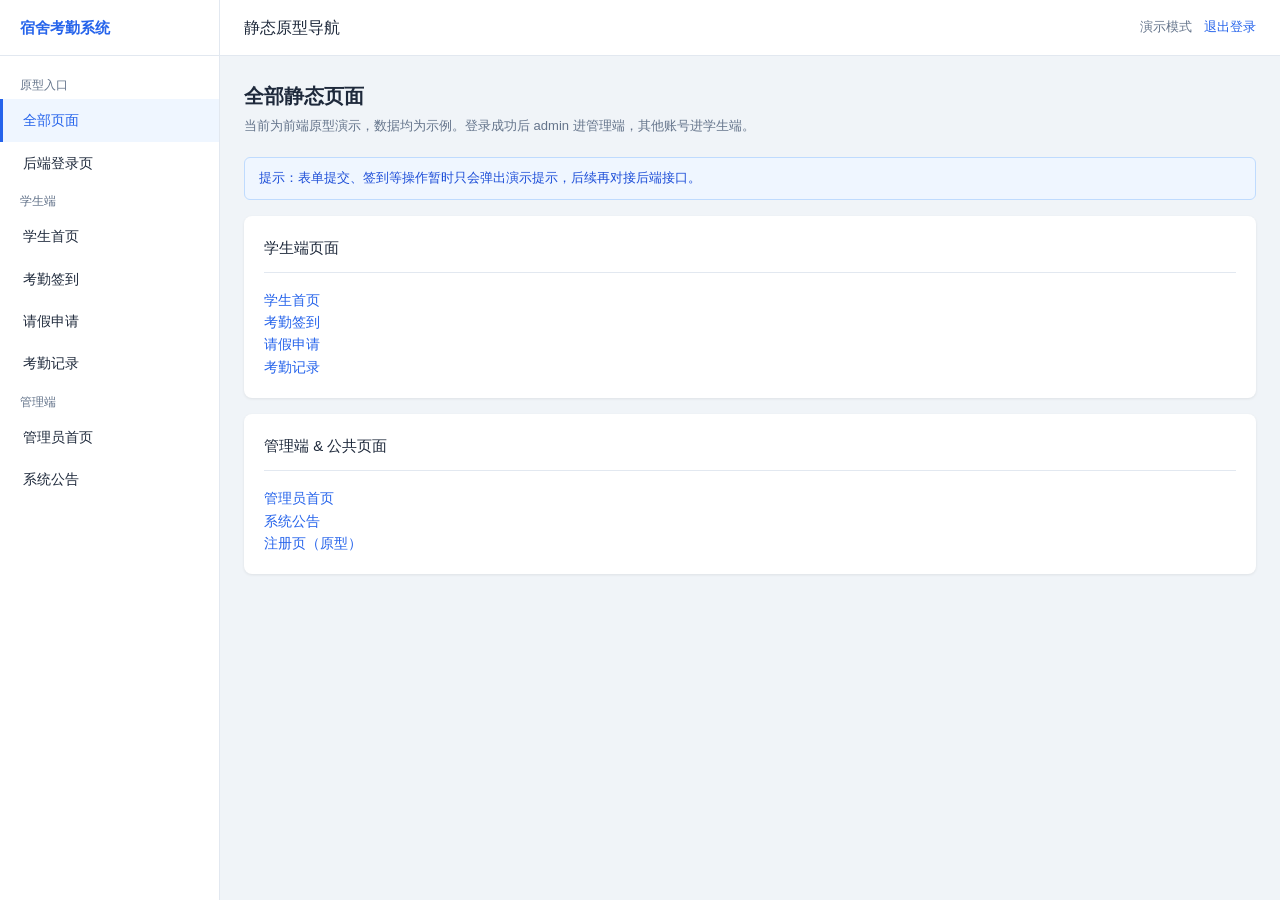
<file: dormitory-management/target/dormitory-management/prototype/index.html>
<!DOCTYPE html>
<html lang="zh-CN">
<head>
    <meta charset="UTF-8">
    <meta name="viewport" content="width=device-width, initial-scale=1.0">
    <title>页面导航 - 宿舍考勤与管理系统</title>
    <link rel="stylesheet" href="css/common.css">
</head>
<body>
<div class="layout">
    <aside class="sidebar">
        <div class="sidebar-brand">宿舍考勤系统</div>
        <nav class="sidebar-nav">
            <div class="nav-group-title">原型入口</div>
            <a href="index.html" class="nav-item active">全部页面</a>
            <a href="../login.jsp" class="nav-item">后端登录页</a>
            <div class="nav-group-title">学生端</div>
            <a href="student/index.html" class="nav-item">学生首页</a>
            <a href="student/checkin.html" class="nav-item">考勤签到</a>
            <a href="student/leave.html" class="nav-item">请假申请</a>
            <a href="student/records.html" class="nav-item">考勤记录</a>
            <div class="nav-group-title">管理端</div>
            <a href="admin/index.html" class="nav-item">管理员首页</a>
            <a href="announcements.html" class="nav-item">系统公告</a>
        </nav>
    </aside>

    <div class="main-wrapper">
        <header class="topbar">
            <span class="topbar-title">静态原型导航</span>
            <div class="topbar-user">
                <span>演示模式</span>
                <a href="#" data-action="logout">退出登录</a>
            </div>
        </header>

        <main class="main-content">
            <div class="page-header">
                <h2>全部静态页面</h2>
                <p>当前为前端原型演示，数据均为示例。登录成功后 admin 进管理端，其他账号进学生端。</p>
            </div>

            <div class="alert alert-info">
                提示：表单提交、签到等操作暂时只会弹出演示提示，后续再对接后端接口。
            </div>

            <div class="card">
                <div class="card-title">学生端页面</div>
                <p><a href="student/index.html">学生首页</a></p>
                <p><a href="student/checkin.html">考勤签到</a></p>
                <p><a href="student/leave.html">请假申请</a></p>
                <p><a href="student/records.html">考勤记录</a></p>
            </div>

            <div class="card">
                <div class="card-title">管理端 & 公共页面</div>
                <p><a href="admin/index.html">管理员首页</a></p>
                <p><a href="announcements.html">系统公告</a></p>
                <p><a href="register.html">注册页（原型）</a></p>
            </div>
        </main>
    </div>
</div>
<script src="js/common.js"></script>
</body>
</html>
</file>
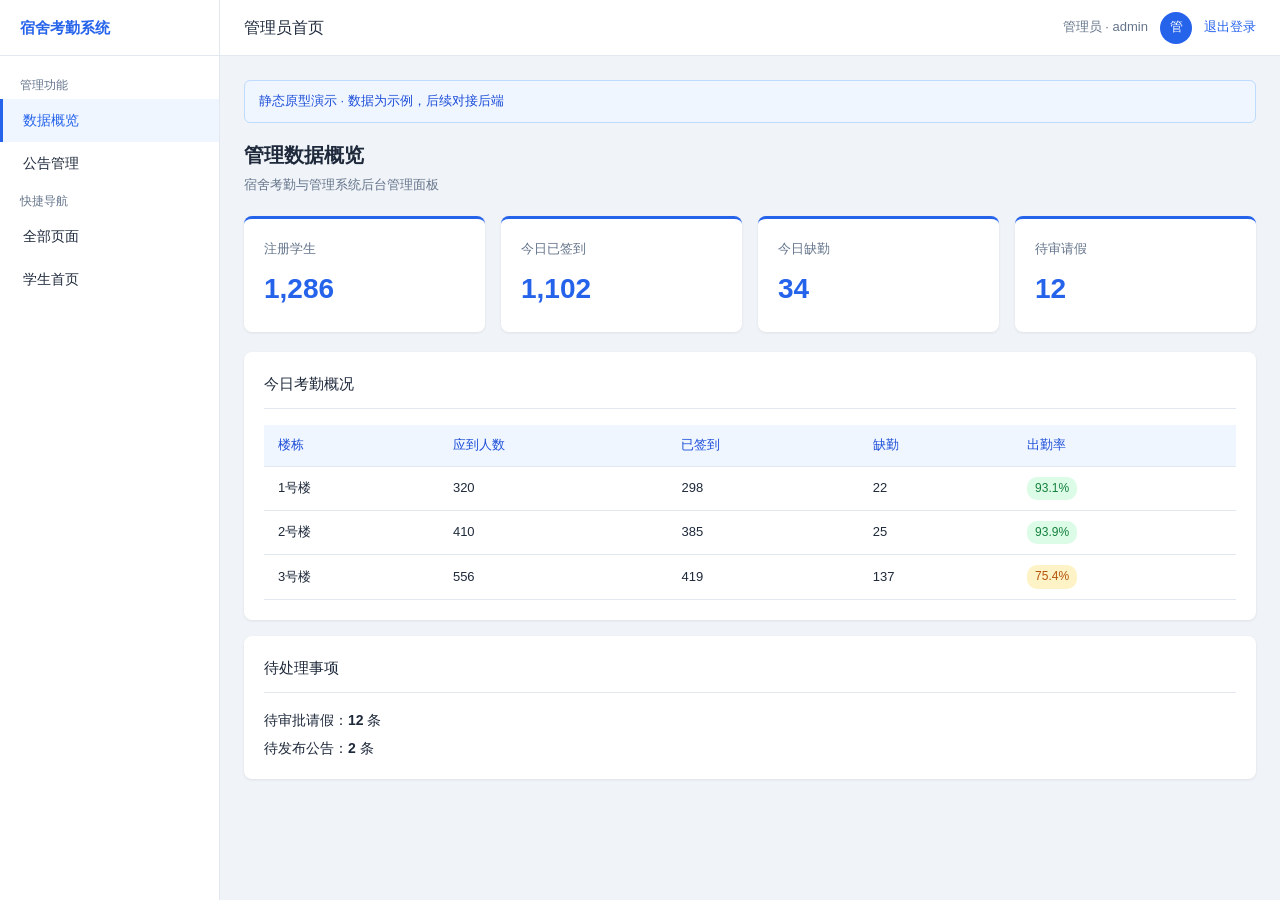
<file: dormitory-management/target/dormitory-management/prototype/admin/index.html>
<!DOCTYPE html>
<html lang="zh-CN">
<head>
    <meta charset="UTF-8">
    <meta name="viewport" content="width=device-width, initial-scale=1.0">
    <title>管理员首页 - 宿舍考勤与管理系统</title>
    <link rel="stylesheet" href="../css/common.css">
</head>
<body>
<div class="layout">
    <aside class="sidebar">
        <div class="sidebar-brand">宿舍考勤系统</div>
        <nav class="sidebar-nav">
            <div class="nav-group-title">管理功能</div>
            <a href="index.html" class="nav-item active">数据概览</a>
            <a href="../announcements.html" class="nav-item">公告管理</a>
            <div class="nav-group-title">快捷导航</div>
            <a href="../index.html" class="nav-item">全部页面</a>
            <a href="../student/index.html" class="nav-item">学生首页</a>
        </nav>
    </aside>

    <div class="main-wrapper">
        <header class="topbar">
            <span class="topbar-title">管理员首页</span>
            <div class="topbar-user">
                <span>管理员 · admin</span>
                <div class="avatar">管</div>
                <a href="#" data-action="logout">退出登录</a>
            </div>
        </header>

        <main class="main-content">
            <div class="alert alert-info">静态原型演示 · 数据为示例，后续对接后端</div>
            <div class="page-header">
                <h2>管理数据概览</h2>
                <p>宿舍考勤与管理系统后台管理面板</p>
            </div>

            <!-- 后续接入：GET /api/admin/dashboard -->
            <div class="stats-grid">
                <div class="stat-card">
                    <div class="label">注册学生</div>
                    <div class="value">1,286</div>
                </div>
                <div class="stat-card">
                    <div class="label">今日已签到</div>
                    <div class="value">1,102</div>
                </div>
                <div class="stat-card">
                    <div class="label">今日缺勤</div>
                    <div class="value">34</div>
                </div>
                <div class="stat-card">
                    <div class="label">待审请假</div>
                    <div class="value">12</div>
                </div>
            </div>

            <div class="card">
                <div class="card-title">今日考勤概况</div>
                <div class="table-wrap">
                    <!-- 后续接入：GET /api/admin/attendance/today -->
                    <table>
                        <thead>
                        <tr>
                            <th>楼栋</th>
                            <th>应到人数</th>
                            <th>已签到</th>
                            <th>缺勤</th>
                            <th>出勤率</th>
                        </tr>
                        </thead>
                        <tbody>
                        <tr>
                            <td>1号楼</td>
                            <td>320</td>
                            <td>298</td>
                            <td>22</td>
                            <td><span class="badge badge-success">93.1%</span></td>
                        </tr>
                        <tr>
                            <td>2号楼</td>
                            <td>410</td>
                            <td>385</td>
                            <td>25</td>
                            <td><span class="badge badge-success">93.9%</span></td>
                        </tr>
                        <tr>
                            <td>3号楼</td>
                            <td>556</td>
                            <td>419</td>
                            <td>137</td>
                            <td><span class="badge badge-warning">75.4%</span></td>
                        </tr>
                        </tbody>
                    </table>
                </div>
            </div>

            <div class="card">
                <div class="card-title">待处理事项</div>
                <p>待审批请假：<strong>12</strong> 条</p>
                <p style="margin-top:6px;">待发布公告：<strong>2</strong> 条</p>
                <!-- 后续接入：跳转至对应管理页面 -->
            </div>
        </main>
    </div>
</div>
<script src="../js/common.js"></script>
</body>
</html>
</file>
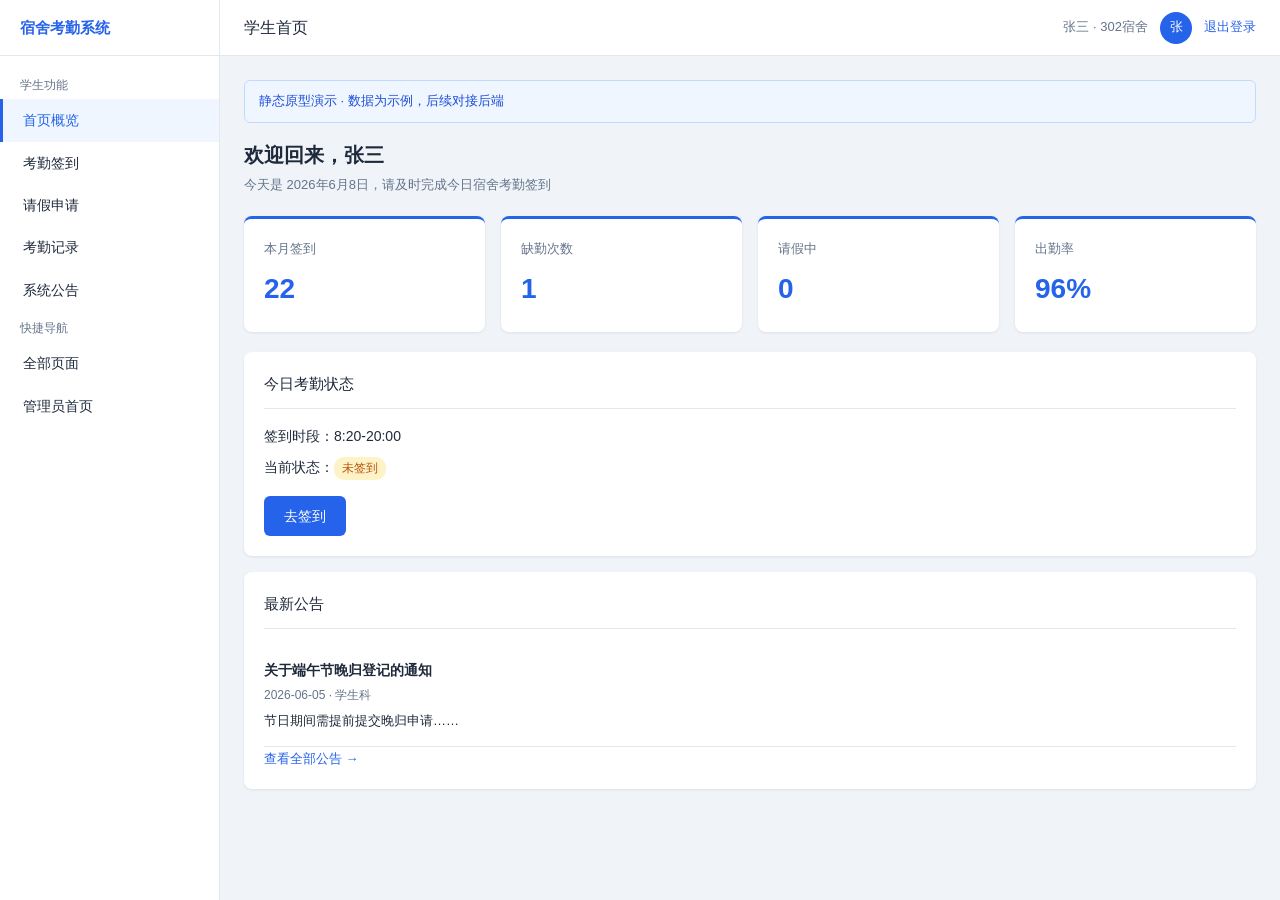
<file: dormitory-management/target/dormitory-management/prototype/student/index.html>
<!DOCTYPE html>
<html lang="zh-CN">
<head>
    <meta charset="UTF-8">
    <meta name="viewport" content="width=device-width, initial-scale=1.0">
    <title>学生首页 - 宿舍考勤与管理系统</title>
    <link rel="stylesheet" href="../css/common.css">
</head>
<body>
<div class="layout">
    <!-- 侧边栏 -->
    <aside class="sidebar">
        <div class="sidebar-brand">宿舍考勤系统</div>
        <nav class="sidebar-nav">
            <div class="nav-group-title">学生功能</div>
            <a href="index.html" class="nav-item active">首页概览</a>
            <a href="checkin.html" class="nav-item">考勤签到</a>
            <a href="leave.html" class="nav-item">请假申请</a>
            <a href="records.html" class="nav-item">考勤记录</a>
            <a href="../announcements.html" class="nav-item">系统公告</a>
            <div class="nav-group-title">快捷导航</div>
            <a href="../index.html" class="nav-item">全部页面</a>
            <a href="../admin/index.html" class="nav-item">管理员首页</a>
        </nav>
    </aside>

    <div class="main-wrapper">
        <header class="topbar">
            <span class="topbar-title">学生首页</span>
            <div class="topbar-user">
                <span>张三 · 302宿舍</span>
                <div class="avatar">张</div>
                <a href="#" data-action="logout">退出登录</a>
            </div>
        </header>

        <main class="main-content">
            <div class="alert alert-info">静态原型演示 · 数据为示例，后续对接后端</div>
            <div class="page-header">
                <h2>欢迎回来，张三</h2>
                <p>今天是 2026年6月8日，请及时完成今日宿舍考勤签到</p>
            </div>

            <!-- 后续接入：GET /api/student/dashboard 获取统计数据 -->
            <div class="stats-grid">
                <div class="stat-card">
                    <div class="label">本月签到</div>
                    <div class="value">22</div>
                </div>
                <div class="stat-card">
                    <div class="label">缺勤次数</div>
                    <div class="value">1</div>
                </div>
                <div class="stat-card">
                    <div class="label">请假中</div>
                    <div class="value">0</div>
                </div>
                <div class="stat-card">
                    <div class="label">出勤率</div>
                    <div class="value">96%</div>
                </div>
            </div>

            <div class="card">
                <div class="card-title">今日考勤状态</div>
                <p>签到时段：8:20-20:00</p>
                <p style="margin-top:8px;">
                    当前状态：<span class="badge badge-warning">未签到</span>
                </p>
                <a href="checkin.html" class="btn btn-primary" style="margin-top:16px;">去签到</a>
            </div>

            <div class="card">
                <div class="card-title">最新公告</div>
                <!-- 后续接入：GET /api/announcements?limit=3 -->
                <div class="announcement-item">
                    <h4>关于端午节晚归登记的通知</h4>
                    <div class="meta">2026-06-05 · 学生科</div>
                    <p>节日期间需提前提交晚归申请……</p>
                </div>
                <a href="../announcements.html" class="btn-link">查看全部公告 →</a>
            </div>
        </main>
    </div>
</div>
<script src="../js/common.js"></script>
</body>
</html>
</file>
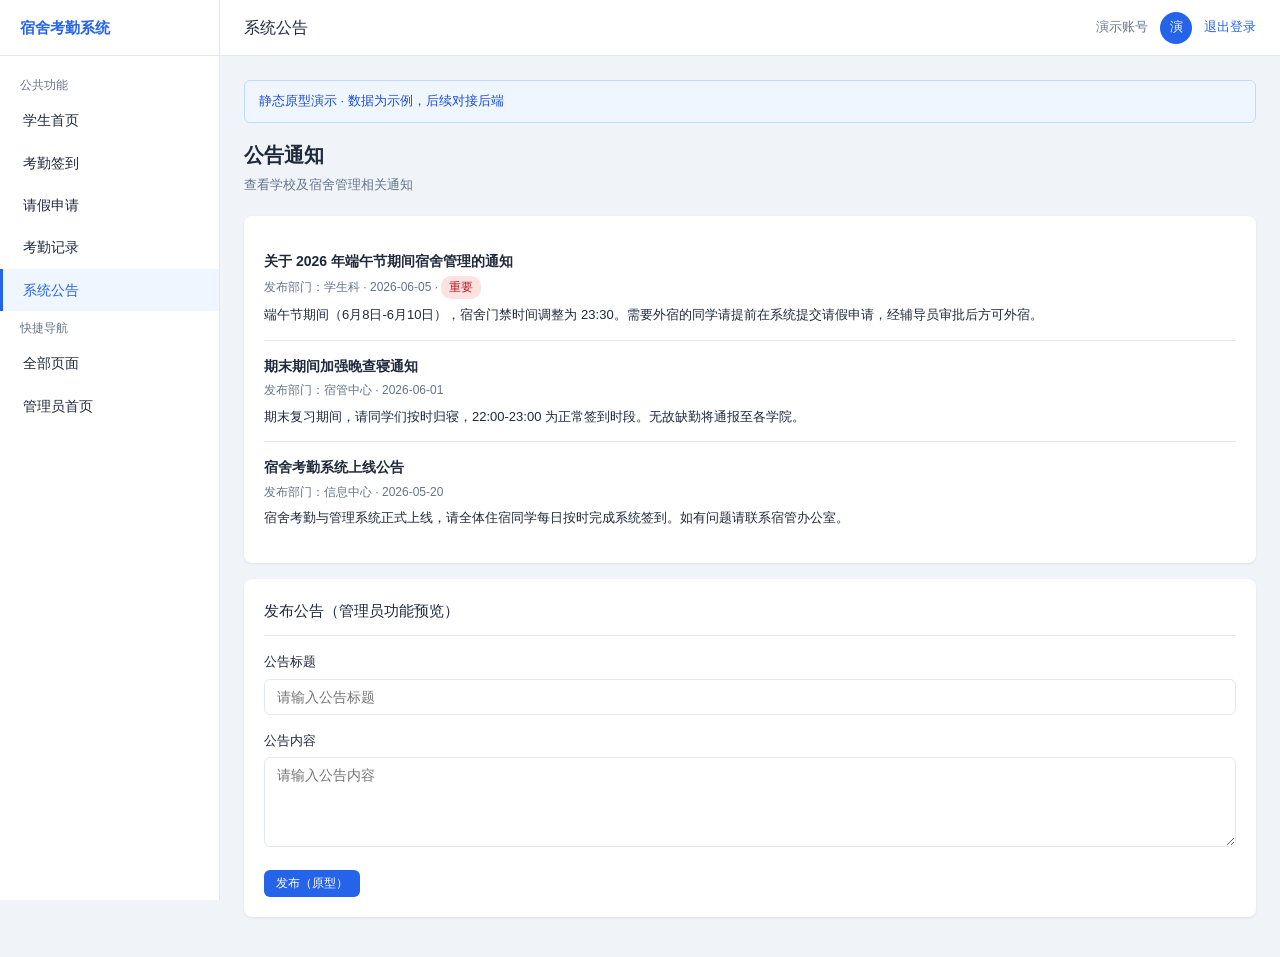
<file: dormitory-management/target/dormitory-management/prototype/announcements.html>
<!DOCTYPE html>
<html lang="zh-CN">
<head>
    <meta charset="UTF-8">
    <meta name="viewport" content="width=device-width, initial-scale=1.0">
    <title>系统公告 - 宿舍考勤与管理系统</title>
    <link rel="stylesheet" href="css/common.css">
</head>
<body>
<div class="layout">
    <aside class="sidebar">
        <div class="sidebar-brand">宿舍考勤系统</div>
        <nav class="sidebar-nav">
            <div class="nav-group-title">公共功能</div>
            <a href="student/index.html" class="nav-item">学生首页</a>
            <a href="student/checkin.html" class="nav-item">考勤签到</a>
            <a href="student/leave.html" class="nav-item">请假申请</a>
            <a href="student/records.html" class="nav-item">考勤记录</a>
            <a href="announcements.html" class="nav-item active">系统公告</a>
            <div class="nav-group-title">快捷导航</div>
            <a href="index.html" class="nav-item">全部页面</a>
            <a href="admin/index.html" class="nav-item">管理员首页</a>
        </nav>
    </aside>

    <div class="main-wrapper">
        <header class="topbar">
            <span class="topbar-title">系统公告</span>
            <div class="topbar-user">
                <span>演示账号</span>
                <div class="avatar">演</div>
                <a href="#" data-action="logout">退出登录</a>
            </div>
        </header>

        <main class="main-content">
            <div class="alert alert-info">静态原型演示 · 数据为示例，后续对接后端</div>
            <div class="page-header">
                <h2>公告通知</h2>
                <p>查看学校及宿舍管理相关通知</p>
            </div>

            <!-- 后续接入：GET /api/announcements/list -->
            <div class="card">
                <div class="announcement-item">
                    <h4>关于 2026 年端午节期间宿舍管理的通知</h4>
                    <div class="meta">发布部门：学生科 · 2026-06-05 · <span class="badge badge-danger">重要</span></div>
                    <p>端午节期间（6月8日-6月10日），宿舍门禁时间调整为 23:30。需要外宿的同学请提前在系统提交请假申请，经辅导员审批后方可外宿。</p>
                </div>

                <div class="announcement-item">
                    <h4>期末期间加强晚查寝通知</h4>
                    <div class="meta">发布部门：宿管中心 · 2026-06-01</div>
                    <p>期末复习期间，请同学们按时归寝，22:00-23:00 为正常签到时段。无故缺勤将通报至各学院。</p>
                </div>

                <div class="announcement-item">
                    <h4>宿舍考勤系统上线公告</h4>
                    <div class="meta">发布部门：信息中心 · 2026-05-20</div>
                    <p>宿舍考勤与管理系统正式上线，请全体住宿同学每日按时完成系统签到。如有问题请联系宿管办公室。</p>
                </div>
            </div>

            <!-- 管理员可见：发布公告表单，后续接入 POST /api/announcements/create -->
            <div class="card" style="margin-top:16px;">
                <div class="card-title">发布公告（管理员功能预览）</div>
                <form id="announceForm" action="/api/announcements/create" method="post">
                    <div class="form-group">
                        <label>公告标题</label>
                        <input type="text" name="title" class="form-control" placeholder="请输入公告标题">
                    </div>
                    <div class="form-group">
                        <label>公告内容</label>
                        <textarea name="content" class="form-control" placeholder="请输入公告内容"></textarea>
                    </div>
                    <button type="submit" class="btn btn-primary btn-sm">发布（原型）</button>
                </form>
            </div>
        </main>
    </div>
</div>

<script src="js/common.js"></script>
<script>
    bindPrototypeForm('announceForm', '【原型提示】公告内容已填写。接入后端后 POST /api/announcements/create 发布。');
</script>
</body>
</html>
</file>
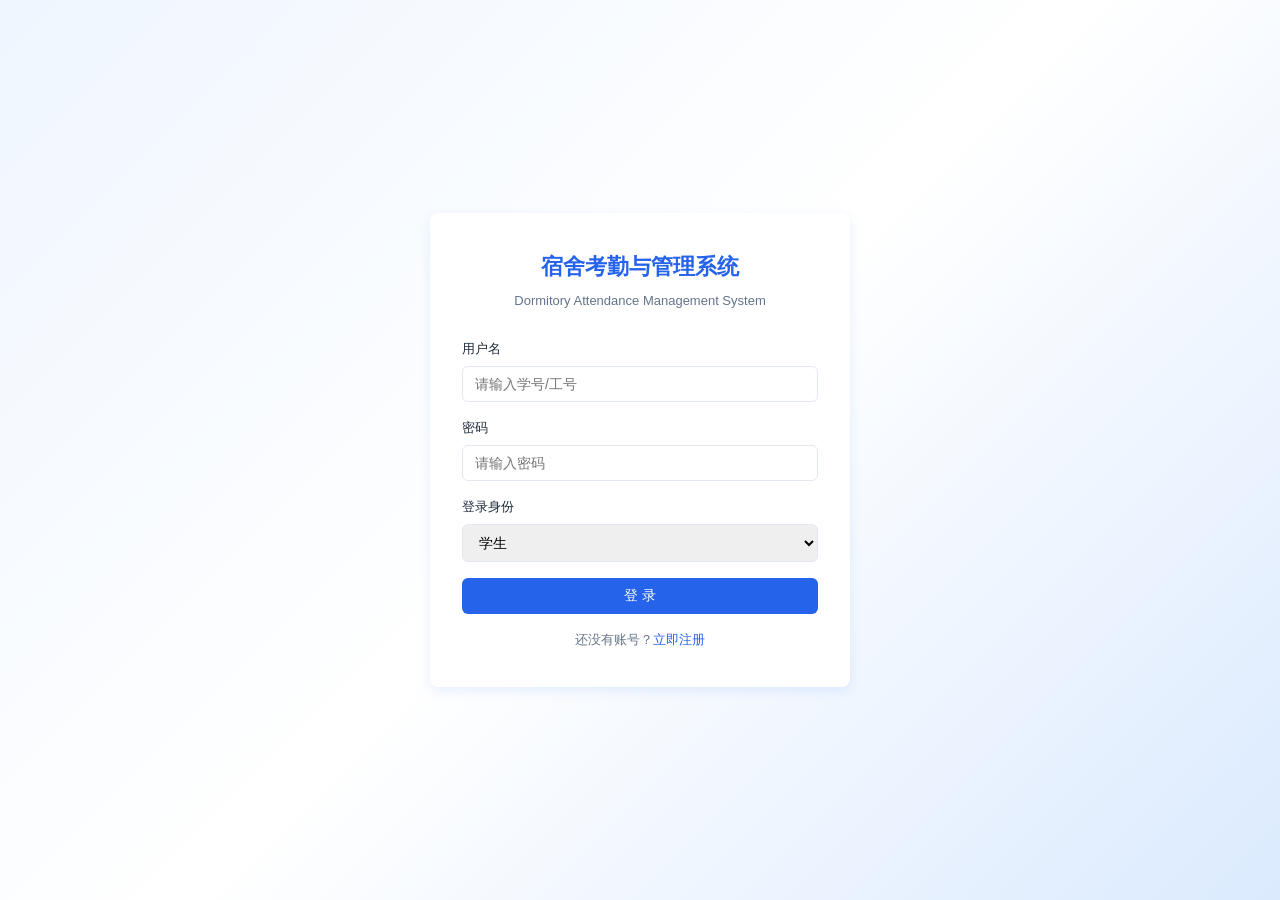
<file: dormitory-management/target/dormitory-management/prototype/login.html>
<!DOCTYPE html>
<html lang="zh-CN">
<head>
    <meta charset="UTF-8">
    <meta name="viewport" content="width=device-width, initial-scale=1.0">
    <title>登录 - 宿舍考勤与管理系统</title>
    <link rel="stylesheet" href="css/common.css">
</head>
<body class="auth-page">

<div class="auth-card">
    <div class="auth-logo">
        <h1>宿舍考勤与管理系统</h1>
        <p>Dormitory Attendance Management System</p>
    </div>

    <!-- 后续接入：POST /login  由 LoginServlet 处理 -->
    <form id="loginForm" action="/login" method="post">
        <div class="form-group">
            <label for="username">用户名</label>
            <input type="text" id="username" name="username" class="form-control"
                   placeholder="请输入学号/工号" required>
        </div>
        <div class="form-group">
            <label for="password">密码</label>
            <input type="password" id="password" name="password" class="form-control"
                   placeholder="请输入密码" required>
        </div>
        <div class="form-group">
            <label for="role">登录身份</label>
            <select id="role" name="role" class="form-control">
                <option value="student">学生</option>
                <option value="admin">管理员</option>
            </select>
        </div>
        <!-- 后端错误信息占位：<%= errorMsg %> -->
        <div id="errorMsg" class="alert alert-warning" style="display:none;">用户名或密码错误</div>
        <button type="submit" class="btn btn-primary btn-block">登 录</button>
    </form>

    <div class="auth-footer">
        还没有账号？<a href="register.html">立即注册</a>
    </div>
</div>

<script src="js/common.js"></script>
<script>
    bindPrototypeForm('loginForm', '【原型提示】登录表单填写完成。接入后端后 POST /login 验证并跳转首页。');
</script>
</body>
</html>
</file>
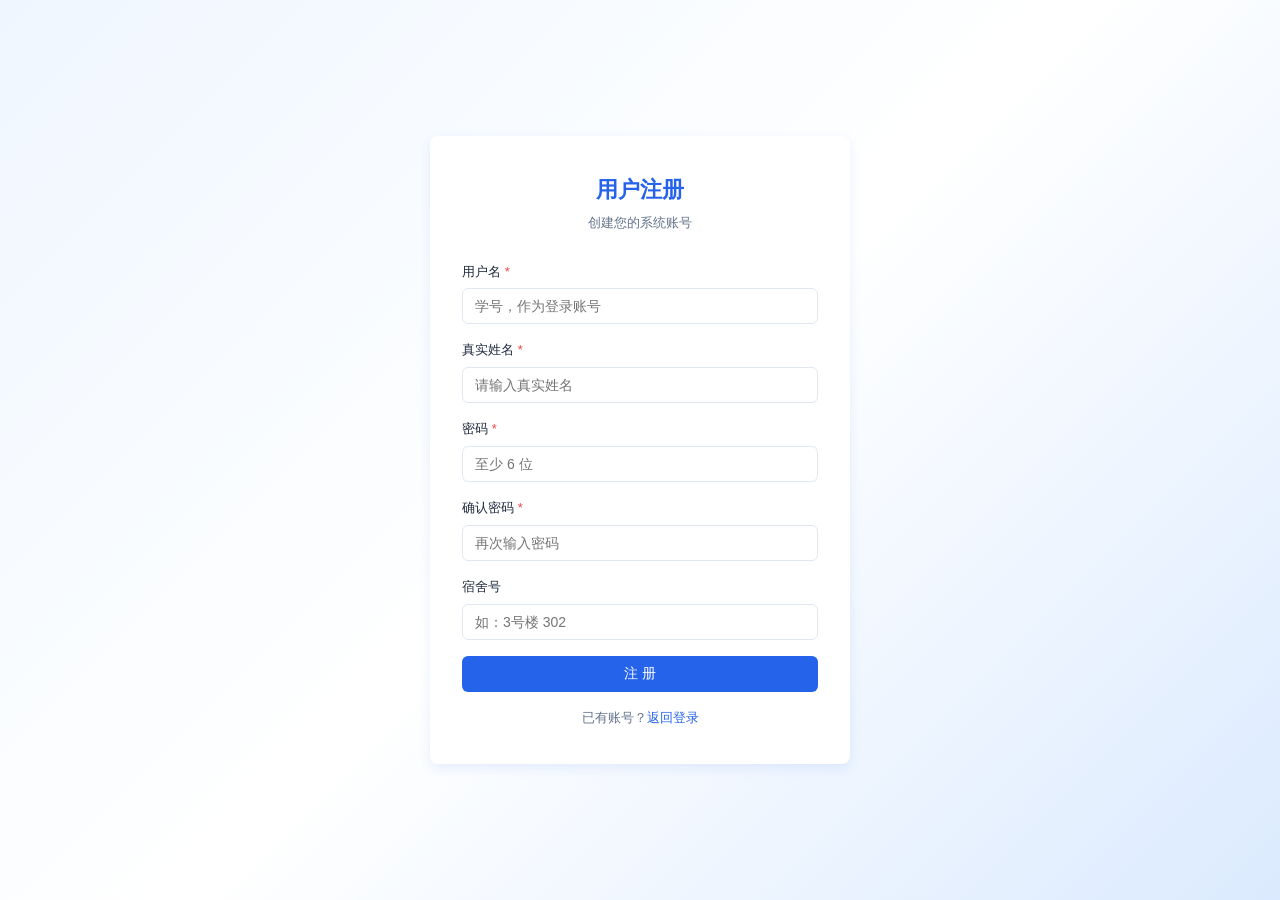
<file: dormitory-management/target/dormitory-management/prototype/register.html>
<!DOCTYPE html>
<html lang="zh-CN">
<head>
    <meta charset="UTF-8">
    <meta name="viewport" content="width=device-width, initial-scale=1.0">
    <title>注册 - 宿舍考勤与管理系统</title>
    <link rel="stylesheet" href="css/common.css">
</head>
<body class="auth-page">

<div class="auth-card">
    <div class="auth-logo">
        <h1>用户注册</h1>
        <p>创建您的系统账号</p>
    </div>

    <!-- 后续接入：POST /register  由 RegisterServlet 处理 -->
    <form id="registerForm" action="/register" method="post">
        <div class="form-group">
            <label for="username">用户名 <span class="required">*</span></label>
            <input type="text" id="username" name="username" class="form-control"
                   placeholder="学号，作为登录账号" required>
        </div>
        <div class="form-group">
            <label for="realName">真实姓名 <span class="required">*</span></label>
            <input type="text" id="realName" name="realName" class="form-control"
                   placeholder="请输入真实姓名" required>
        </div>
        <div class="form-group">
            <label for="password">密码 <span class="required">*</span></label>
            <input type="password" id="password" name="password" class="form-control"
                   placeholder="至少 6 位" required>
        </div>
        <div class="form-group">
            <label for="confirmPassword">确认密码 <span class="required">*</span></label>
            <input type="password" id="confirmPassword" name="confirmPassword" class="form-control"
                   placeholder="再次输入密码" required>
        </div>
        <div class="form-group">
            <label for="dormNo">宿舍号</label>
            <input type="text" id="dormNo" name="dormNo" class="form-control"
                   placeholder="如：3号楼 302">
        </div>
        <button type="submit" class="btn btn-primary btn-block">注 册</button>
    </form>

    <div class="auth-footer">
        已有账号？<a href="../login.jsp">返回登录</a>
    </div>
</div>

<script src="js/common.js"></script>
<script>
    bindPrototypeForm('registerForm', '【原型提示】注册信息已填写。接入后端后 POST /register 写入数据库。');
</script>
</body>
</html>
</file>
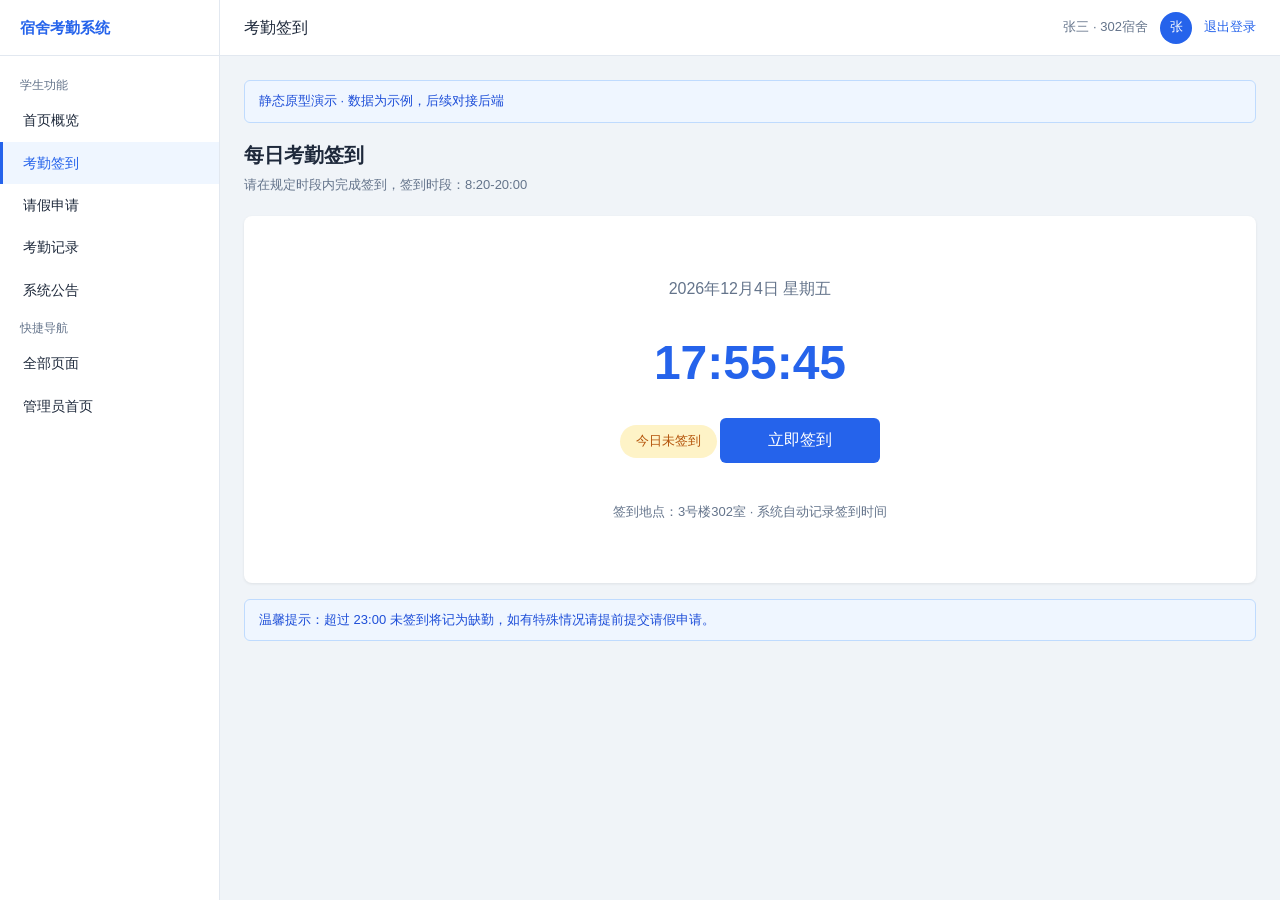
<file: dormitory-management/target/dormitory-management/prototype/student/checkin.html>
<!DOCTYPE html>
<html lang="zh-CN">
<head>
    <meta charset="UTF-8">
    <meta name="viewport" content="width=device-width, initial-scale=1.0">
    <title>考勤签到 - 宿舍考勤与管理系统</title>
    <link rel="stylesheet" href="../css/common.css">
</head>
<body>
<div class="layout">
    <aside class="sidebar">
        <div class="sidebar-brand">宿舍考勤系统</div>
        <nav class="sidebar-nav">
            <div class="nav-group-title">学生功能</div>
            <a href="index.html" class="nav-item">首页概览</a>
            <a href="checkin.html" class="nav-item active">考勤签到</a>
            <a href="leave.html" class="nav-item">请假申请</a>
            <a href="records.html" class="nav-item">考勤记录</a>
            <a href="../announcements.html" class="nav-item">系统公告</a>
            <div class="nav-group-title">快捷导航</div>
            <a href="../index.html" class="nav-item">全部页面</a>
            <a href="../admin/index.html" class="nav-item">管理员首页</a>
        </nav>
    </aside>

    <div class="main-wrapper">
        <header class="topbar">
            <span class="topbar-title">考勤签到</span>
            <div class="topbar-user">
                <span>张三 · 302宿舍</span>
                <div class="avatar">张</div>
                <a href="#" data-action="logout">退出登录</a>
            </div>
        </header>

        <main class="main-content">
            <div class="alert alert-info">静态原型演示 · 数据为示例，后续对接后端</div>
            <div class="page-header">
                <h2>每日考勤签到</h2>
                <p>请在规定时段内完成签到，签到时段：8:20-20:00</p>
            </div>

            <div class="card">
                <div class="checkin-box">
                    <div class="checkin-date" id="checkinDate">加载中...</div>
                    <div class="checkin-time" id="checkinClock">--:--:--</div>
                    <div class="checkin-status pending" id="checkinStatus">今日未签到</div>

                    <!-- 后续接入：POST /api/attendance/checkin -->
                    <button id="checkinBtn" class="btn btn-primary" style="padding:12px 48px;font-size:16px;">
                        立即签到
                    </button>

                    <p class="tip" style="margin-top:20px;color:#64748b;font-size:13px;">
                        签到地点：3号楼302室 · 系统自动记录签到时间
                    </p>
                </div>
            </div>

            <div class="alert alert-info">
                温馨提示：超过 23:00 未签到将记为缺勤，如有特殊情况请提前提交请假申请。
            </div>
        </main>
    </div>
</div>

<script src="../js/common.js"></script>
<script>
    startClock('checkinClock', 'checkinDate');
    bindCheckinBtn('checkinBtn');
</script>
</body>
</html>
</file>
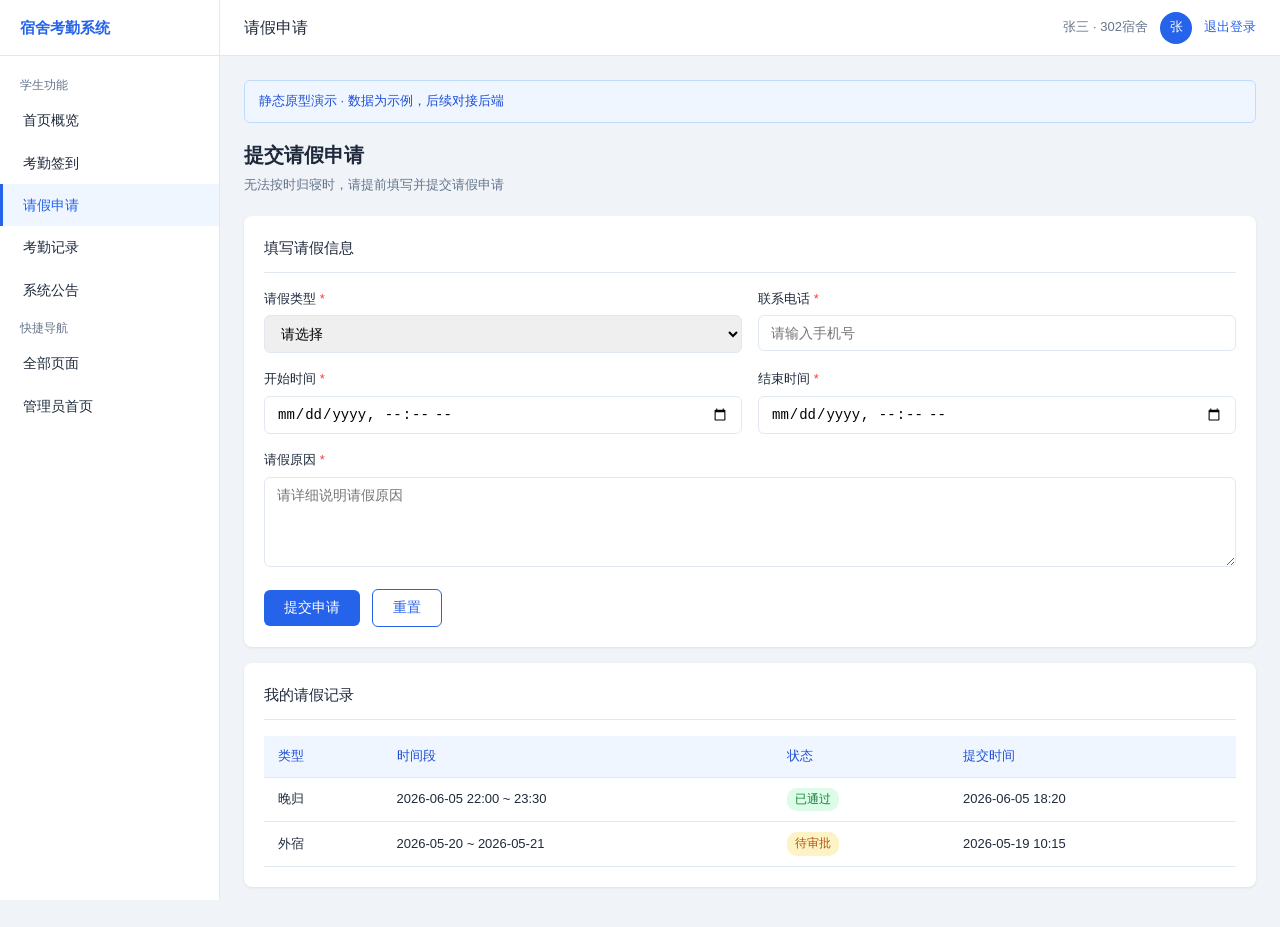
<file: dormitory-management/target/dormitory-management/prototype/student/leave.html>
<!DOCTYPE html>
<html lang="zh-CN">
<head>
    <meta charset="UTF-8">
    <meta name="viewport" content="width=device-width, initial-scale=1.0">
    <title>请假申请 - 宿舍考勤与管理系统</title>
    <link rel="stylesheet" href="../css/common.css">
</head>
<body>
<div class="layout">
    <aside class="sidebar">
        <div class="sidebar-brand">宿舍考勤系统</div>
        <nav class="sidebar-nav">
            <div class="nav-group-title">学生功能</div>
            <a href="index.html" class="nav-item">首页概览</a>
            <a href="checkin.html" class="nav-item">考勤签到</a>
            <a href="leave.html" class="nav-item active">请假申请</a>
            <a href="records.html" class="nav-item">考勤记录</a>
            <a href="../announcements.html" class="nav-item">系统公告</a>
            <div class="nav-group-title">快捷导航</div>
            <a href="../index.html" class="nav-item">全部页面</a>
            <a href="../admin/index.html" class="nav-item">管理员首页</a>
        </nav>
    </aside>

    <div class="main-wrapper">
        <header class="topbar">
            <span class="topbar-title">请假申请</span>
            <div class="topbar-user">
                <span>张三 · 302宿舍</span>
                <div class="avatar">张</div>
                <a href="#" data-action="logout">退出登录</a>
            </div>
        </header>

        <main class="main-content">
            <div class="alert alert-info">静态原型演示 · 数据为示例，后续对接后端</div>
            <div class="page-header">
                <h2>提交请假申请</h2>
                <p>无法按时归寝时，请提前填写并提交请假申请</p>
            </div>

            <div class="card">
                <div class="card-title">填写请假信息</div>
                <!-- 后续接入：POST /api/leave/apply -->
                <form id="leaveForm" action="/api/leave/apply" method="post">
                    <div class="form-row">
                        <div class="form-group">
                            <label>请假类型 <span class="required">*</span></label>
                            <select name="leaveType" class="form-control" required>
                                <option value="">请选择</option>
                                <option value="late">晚归</option>
                                <option value="overnight">外宿</option>
                                <option value="sick">病假</option>
                                <option value="public">公假</option>
                                <option value="event">事假</option>
                                <option value="other">其他</option>
                            </select>
                        </div>
                        <div class="form-group">
                            <label>联系电话 <span class="required">*</span></label>
                            <input type="text" name="phone" class="form-control"
                                   placeholder="请输入手机号" required>
                        </div>
                    </div>
                    <div class="form-row">
                        <div class="form-group">
                            <label>开始时间 <span class="required">*</span></label>
                            <input type="datetime-local" name="startTime" class="form-control" required>
                        </div>
                        <div class="form-group">
                            <label>结束时间 <span class="required">*</span></label>
                            <input type="datetime-local" name="endTime" class="form-control" required>
                        </div>
                    </div>
                    <div class="form-group">
                        <label>请假原因 <span class="required">*</span></label>
                        <textarea name="reason" class="form-control"
                                  placeholder="请详细说明请假原因" required></textarea>
                    </div>
                    <button type="submit" class="btn btn-primary">提交申请</button>
                    <button type="reset" class="btn btn-outline" style="margin-left:8px;">重置</button>
                </form>
            </div>

            <div class="card">
                <div class="card-title">我的请假记录</div>
                <!-- 后续接入：GET /api/leave/my-list -->
                <div class="table-wrap">
                    <table>
                        <thead>
                        <tr>
                            <th>类型</th>
                            <th>时间段</th>
                            <th>状态</th>
                            <th>提交时间</th>
                        </tr>
                        </thead>
                        <tbody>
                        <tr>
                            <td>晚归</td>
                            <td>2026-06-05 22:00 ~ 23:30</td>
                            <td><span class="badge badge-success">已通过</span></td>
                            <td>2026-06-05 18:20</td>
                        </tr>
                        <tr>
                            <td>外宿</td>
                            <td>2026-05-20 ~ 2026-05-21</td>
                            <td><span class="badge badge-warning">待审批</span></td>
                            <td>2026-05-19 10:15</td>
                        </tr>
                        </tbody>
                    </table>
                </div>
            </div>
        </main>
    </div>
</div>

<script src="../js/common.js"></script>
<script>
    bindPrototypeForm('leaveForm', '【原型提示】请假申请已填写。接入后端后 POST /api/leave/apply 提交。');
</script>
</body>
</html>
</file>
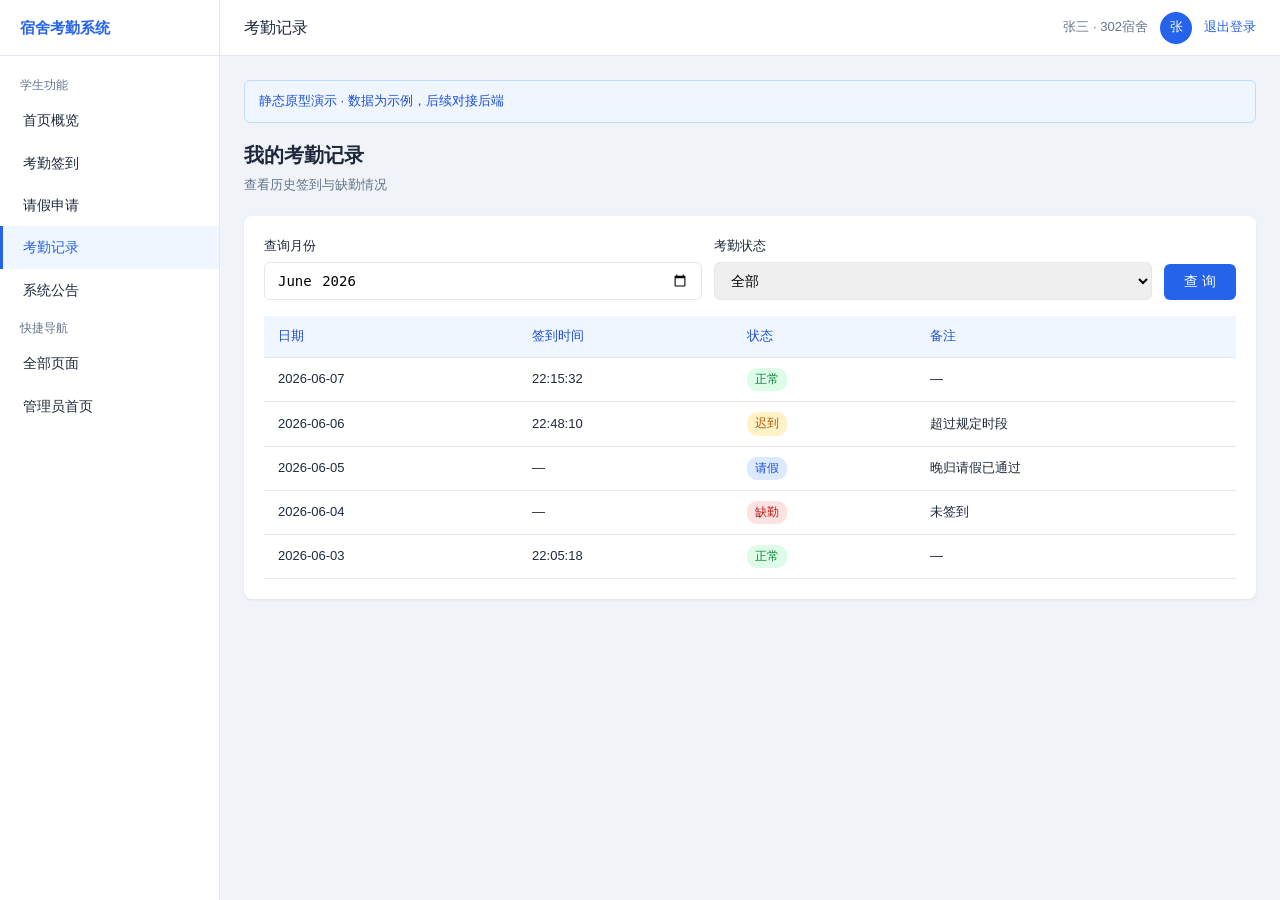
<file: dormitory-management/target/dormitory-management/prototype/student/records.html>
<!DOCTYPE html>
<html lang="zh-CN">
<head>
    <meta charset="UTF-8">
    <meta name="viewport" content="width=device-width, initial-scale=1.0">
    <title>考勤记录 - 宿舍考勤与管理系统</title>
    <link rel="stylesheet" href="../css/common.css">
</head>
<body>
<div class="layout">
    <aside class="sidebar">
        <div class="sidebar-brand">宿舍考勤系统</div>
        <nav class="sidebar-nav">
            <div class="nav-group-title">学生功能</div>
            <a href="index.html" class="nav-item">首页概览</a>
            <a href="checkin.html" class="nav-item">考勤签到</a>
            <a href="leave.html" class="nav-item">请假申请</a>
            <a href="records.html" class="nav-item active">考勤记录</a>
            <a href="../announcements.html" class="nav-item">系统公告</a>
            <div class="nav-group-title">快捷导航</div>
            <a href="../index.html" class="nav-item">全部页面</a>
            <a href="../admin/index.html" class="nav-item">管理员首页</a>
        </nav>
    </aside>

    <div class="main-wrapper">
        <header class="topbar">
            <span class="topbar-title">考勤记录</span>
            <div class="topbar-user">
                <span>张三 · 302宿舍</span>
                <div class="avatar">张</div>
                <a href="#" data-action="logout">退出登录</a>
            </div>
        </header>

        <main class="main-content">
            <div class="alert alert-info">静态原型演示 · 数据为示例，后续对接后端</div>
            <div class="page-header">
                <h2>我的考勤记录</h2>
                <p>查看历史签到与缺勤情况</p>
            </div>

            <div class="card">
                <!-- 后续接入：GET /api/attendance/records?month=2026-06 -->
                <form id="searchForm" action="/api/attendance/records" method="get"
                      style="display:flex;gap:12px;align-items:flex-end;margin-bottom:16px;">
                    <div class="form-group" style="margin-bottom:0;flex:1;">
                        <label>查询月份</label>
                        <input type="month" name="month" class="form-control" value="2026-06">
                    </div>
                    <div class="form-group" style="margin-bottom:0;flex:1;">
                        <label>考勤状态</label>
                        <select name="status" class="form-control">
                            <option value="">全部</option>
                            <option value="normal">正常</option>
                            <option value="late">迟到</option>
                            <option value="absent">缺勤</option>
                            <option value="leave">请假</option>
                        </select>
                    </div>
                    <button type="submit" class="btn btn-primary">查 询</button>
                </form>

                <div class="table-wrap">
                    <table>
                        <thead>
                        <tr>
                            <th>日期</th>
                            <th>签到时间</th>
                            <th>状态</th>
                            <th>备注</th>
                        </tr>
                        </thead>
                        <tbody>
                        <tr>
                            <td>2026-06-07</td>
                            <td>22:15:32</td>
                            <td><span class="badge badge-success">正常</span></td>
                            <td>—</td>
                        </tr>
                        <tr>
                            <td>2026-06-06</td>
                            <td>22:48:10</td>
                            <td><span class="badge badge-warning">迟到</span></td>
                            <td>超过规定时段</td>
                        </tr>
                        <tr>
                            <td>2026-06-05</td>
                            <td>—</td>
                            <td><span class="badge badge-info">请假</span></td>
                            <td>晚归请假已通过</td>
                        </tr>
                        <tr>
                            <td>2026-06-04</td>
                            <td>—</td>
                            <td><span class="badge badge-danger">缺勤</span></td>
                            <td>未签到</td>
                        </tr>
                        <tr>
                            <td>2026-06-03</td>
                            <td>22:05:18</td>
                            <td><span class="badge badge-success">正常</span></td>
                            <td>—</td>
                        </tr>
                        </tbody>
                    </table>
                </div>
            </div>
        </main>
    </div>
</div>

<script src="../js/common.js"></script>
<script>
    bindPrototypeForm('searchForm', '【原型提示】查询条件已选择。接入后端后 GET /api/attendance/records 返回数据。');
</script>
</body>
</html>
</file>
<file: dormitory-management/target/dormitory-management/prototype/css/common.css>
/* ============================================================
   宿舍考勤与管理系统 - 全局样式（蓝白校园风）
   ============================================================ */

:root {
    --primary: #2563eb;
    --primary-light: #3b82f6;
    --primary-dark: #1d4ed8;
    --primary-bg: #eff6ff;
    --white: #ffffff;
    --bg: #f0f4f8;
    --text: #1e293b;
    --text-secondary: #64748b;
    --border: #e2e8f0;
    --success: #22c55e;
    --warning: #f59e0b;
    --danger: #ef4444;
    --sidebar-width: 220px;
    --header-height: 56px;
    --radius: 8px;
    --shadow: 0 1px 3px rgba(0, 0, 0, 0.08);
    --shadow-lg: 0 4px 12px rgba(37, 99, 235, 0.1);
}

* {
    margin: 0;
    padding: 0;
    box-sizing: border-box;
}

body {
    font-family: "Microsoft YaHei", "PingFang SC", Arial, sans-serif;
    background: var(--bg);
    color: var(--text);
    font-size: 14px;
    line-height: 1.6;
}

a {
    color: var(--primary);
    text-decoration: none;
}

a:hover {
    color: var(--primary-dark);
}

/* ===== 认证页（登录/注册） ===== */
.auth-page {
    min-height: 100vh;
    display: flex;
    align-items: center;
    justify-content: center;
    background: linear-gradient(135deg, var(--primary-bg) 0%, var(--white) 50%, #dbeafe 100%);
}

.auth-card {
    width: 420px;
    background: var(--white);
    border-radius: var(--radius);
    box-shadow: var(--shadow-lg);
    padding: 36px 32px;
}

.auth-logo {
    text-align: center;
    margin-bottom: 28px;
}

.auth-logo h1 {
    font-size: 22px;
    color: var(--primary);
    margin-bottom: 6px;
}

.auth-logo p {
    font-size: 13px;
    color: var(--text-secondary);
}

/* ===== 后台布局 ===== */
.layout {
    display: flex;
    min-height: 100vh;
}

.sidebar {
    width: var(--sidebar-width);
    background: var(--white);
    border-right: 1px solid var(--border);
    position: fixed;
    top: 0;
    left: 0;
    bottom: 0;
    overflow-y: auto;
    z-index: 100;
}

.sidebar-brand {
    height: var(--header-height);
    display: flex;
    align-items: center;
    padding: 0 20px;
    border-bottom: 1px solid var(--border);
    font-size: 15px;
    font-weight: 600;
    color: var(--primary);
}

.sidebar-nav {
    padding: 12px 0;
}

.nav-group-title {
    padding: 8px 20px 4px;
    font-size: 12px;
    color: var(--text-secondary);
}

.nav-item {
    display: block;
    padding: 10px 20px;
    color: var(--text);
    border-left: 3px solid transparent;
    transition: all 0.2s;
}

.nav-item:hover {
    background: var(--primary-bg);
    color: var(--primary);
}

.nav-item.active {
    background: var(--primary-bg);
    color: var(--primary);
    border-left-color: var(--primary);
    font-weight: 500;
}

.main-wrapper {
    flex: 1;
    margin-left: var(--sidebar-width);
    display: flex;
    flex-direction: column;
    min-height: 100vh;
}

.topbar {
    height: var(--header-height);
    background: var(--white);
    border-bottom: 1px solid var(--border);
    display: flex;
    align-items: center;
    justify-content: space-between;
    padding: 0 24px;
    position: sticky;
    top: 0;
    z-index: 50;
}

.topbar-title {
    font-size: 16px;
    font-weight: 500;
}

.topbar-user {
    display: flex;
    align-items: center;
    gap: 12px;
    font-size: 13px;
    color: var(--text-secondary);
}

.topbar-user .avatar {
    width: 32px;
    height: 32px;
    border-radius: 50%;
    background: var(--primary);
    color: var(--white);
    display: flex;
    align-items: center;
    justify-content: center;
    font-size: 13px;
}

.main-content {
    flex: 1;
    padding: 24px;
}

/* ===== 通用组件 ===== */
.page-header {
    margin-bottom: 20px;
}

.page-header h2 {
    font-size: 20px;
    margin-bottom: 4px;
}

.page-header p {
    color: var(--text-secondary);
    font-size: 13px;
}

.card {
    background: var(--white);
    border-radius: var(--radius);
    box-shadow: var(--shadow);
    padding: 20px;
    margin-bottom: 16px;
}

.card-title {
    font-size: 15px;
    font-weight: 500;
    margin-bottom: 16px;
    padding-bottom: 12px;
    border-bottom: 1px solid var(--border);
}

.form-group {
    margin-bottom: 16px;
}

.form-group label {
    display: block;
    margin-bottom: 6px;
    font-size: 13px;
    color: var(--text);
}

.form-group label .required {
    color: var(--danger);
}

.form-control {
    width: 100%;
    padding: 9px 12px;
    border: 1px solid var(--border);
    border-radius: 6px;
    font-size: 14px;
    transition: border-color 0.2s;
}

.form-control:focus {
    outline: none;
    border-color: var(--primary);
    box-shadow: 0 0 0 3px rgba(37, 99, 235, 0.1);
}

textarea.form-control {
    resize: vertical;
    min-height: 90px;
}

.form-row {
    display: grid;
    grid-template-columns: 1fr 1fr;
    gap: 16px;
}

.btn {
    display: inline-block;
    padding: 9px 20px;
    border: none;
    border-radius: 6px;
    font-size: 14px;
    cursor: pointer;
    transition: background 0.2s;
}

.btn-primary {
    background: var(--primary);
    color: var(--white);
}

.btn-primary:hover {
    background: var(--primary-dark);
}

.btn-outline {
    background: var(--white);
    color: var(--primary);
    border: 1px solid var(--primary);
}

.btn-outline:hover {
    background: var(--primary-bg);
}

.btn-block {
    width: 100%;
    text-align: center;
}

.btn-sm {
    padding: 5px 12px;
    font-size: 12px;
}

.btn-link {
    background: none;
    border: none;
    color: var(--primary);
    cursor: pointer;
    font-size: 13px;
    padding: 0;
}

.btn-link:hover {
    text-decoration: underline;
}

.alert {
    padding: 10px 14px;
    border-radius: 6px;
    font-size: 13px;
    margin-bottom: 16px;
}

.alert-info {
    background: var(--primary-bg);
    color: var(--primary-dark);
    border: 1px solid #bfdbfe;
}

.alert-warning {
    background: #fffbeb;
    color: #b45309;
    border: 1px solid #fde68a;
}

.stats-grid {
    display: grid;
    grid-template-columns: repeat(4, 1fr);
    gap: 16px;
    margin-bottom: 20px;
}

.stat-card {
    background: var(--white);
    border-radius: var(--radius);
    padding: 20px;
    box-shadow: var(--shadow);
    border-top: 3px solid var(--primary);
}

.stat-card .label {
    font-size: 13px;
    color: var(--text-secondary);
    margin-bottom: 8px;
}

.stat-card .value {
    font-size: 28px;
    font-weight: 600;
    color: var(--primary);
}

.table-wrap {
    overflow-x: auto;
}

table {
    width: 100%;
    border-collapse: collapse;
}

table th,
table td {
    padding: 10px 14px;
    text-align: left;
    border-bottom: 1px solid var(--border);
    font-size: 13px;
}

table th {
    background: var(--primary-bg);
    color: var(--primary-dark);
    font-weight: 500;
}

table tr:hover td {
    background: #f8fafc;
}

.badge {
    display: inline-block;
    padding: 2px 8px;
    border-radius: 10px;
    font-size: 12px;
}

.badge-success { background: #dcfce7; color: #15803d; }
.badge-warning { background: #fef3c7; color: #b45309; }
.badge-danger  { background: #fee2e2; color: #b91c1c; }
.badge-info    { background: #dbeafe; color: #1d4ed8; }

.checkin-box {
    text-align: center;
    padding: 40px 20px;
}

.checkin-time {
    font-size: 48px;
    font-weight: 600;
    color: var(--primary);
    margin: 16px 0;
    font-variant-numeric: tabular-nums;
}

.checkin-date {
    font-size: 16px;
    color: var(--text-secondary);
    margin-bottom: 24px;
}

.checkin-status {
    display: inline-block;
    padding: 6px 16px;
    border-radius: 20px;
    font-size: 13px;
    margin-bottom: 24px;
}

.checkin-status.pending {
    background: #fef3c7;
    color: #b45309;
}

.checkin-status.done {
    background: #dcfce7;
    color: #15803d;
}

.announcement-item {
    padding: 14px 0;
    border-bottom: 1px solid var(--border);
}

.announcement-item:last-child {
    border-bottom: none;
}

.announcement-item h4 {
    font-size: 14px;
    margin-bottom: 4px;
}

.announcement-item .meta {
    font-size: 12px;
    color: var(--text-secondary);
    margin-bottom: 6px;
}

.announcement-item p {
    font-size: 13px;
    color: var(--text);
}

.auth-footer {
    text-align: center;
    margin-top: 16px;
    font-size: 13px;
    color: var(--text-secondary);
}

@media (max-width: 768px) {
    .sidebar { display: none; }
    .main-wrapper { margin-left: 0; }
    .stats-grid { grid-template-columns: repeat(2, 1fr); }
    .form-row { grid-template-columns: 1fr; }
}
</file>
